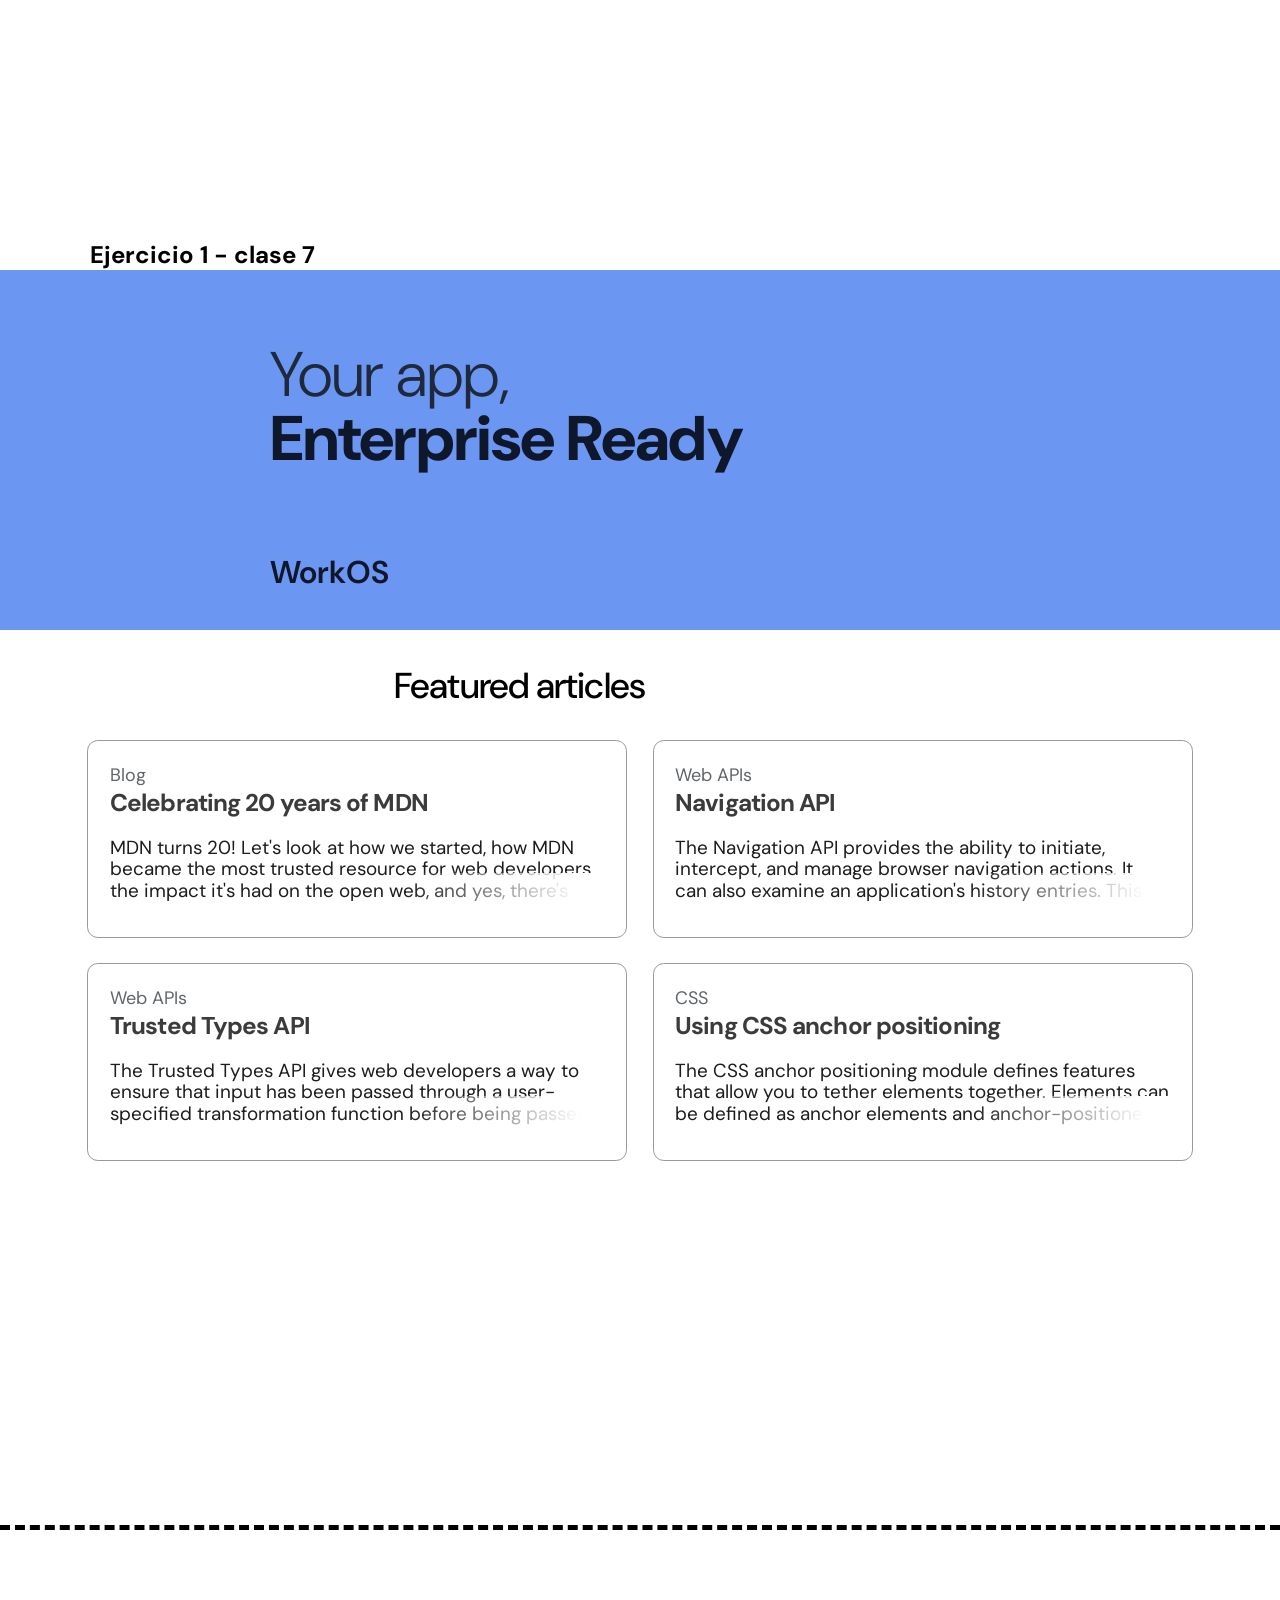
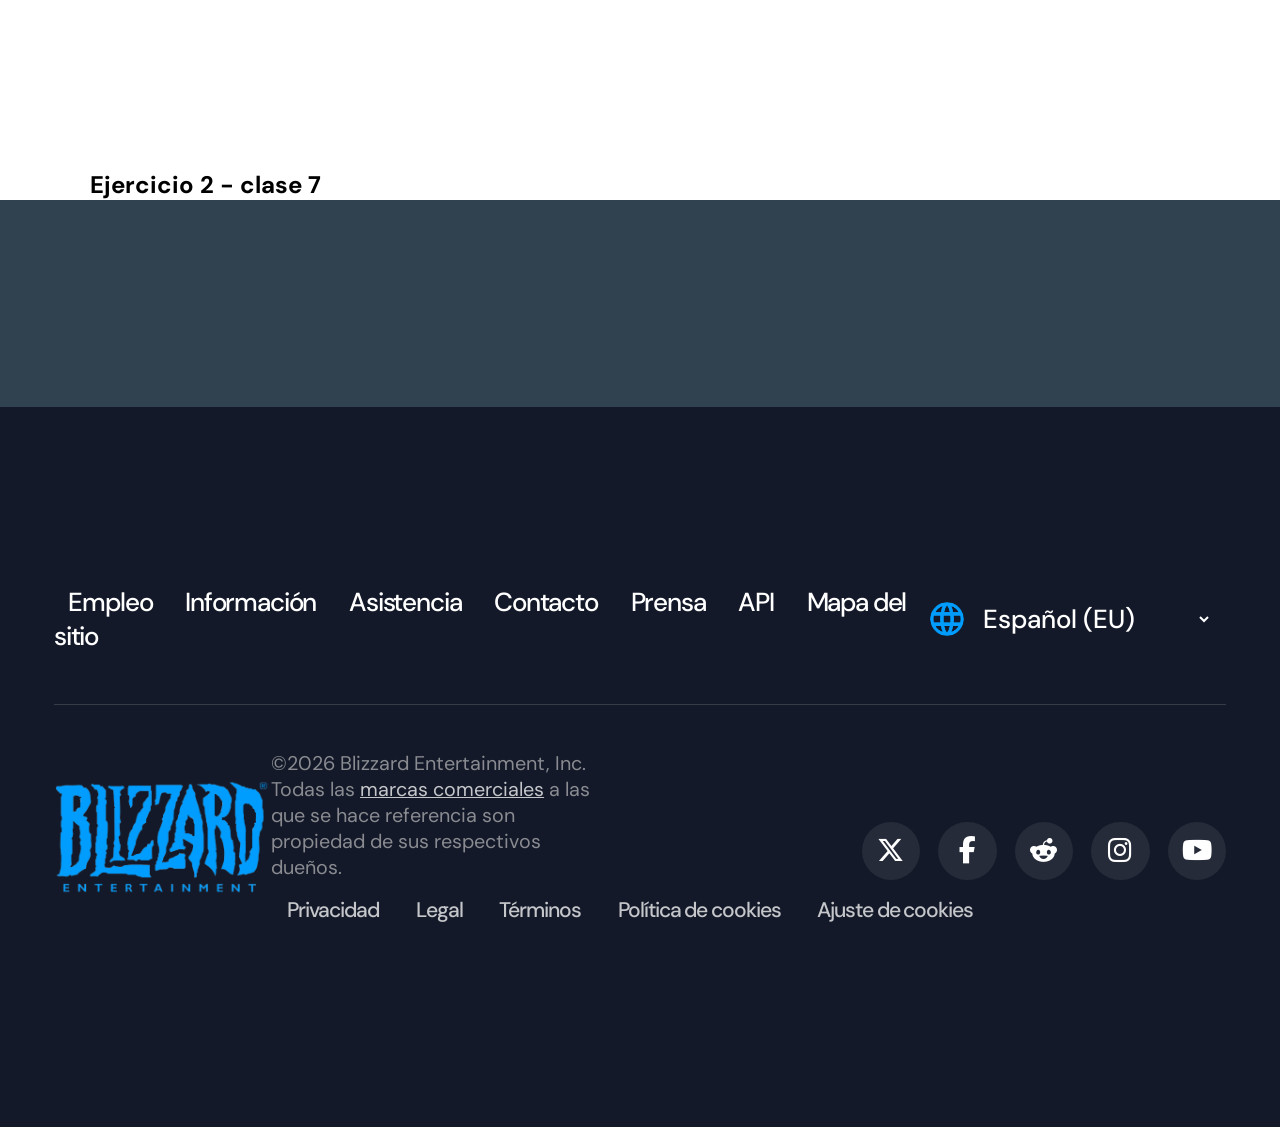
<file: mdn-y-blizzard.html>
<!DOCTYPE html>
<html lang="es">
<head>
    <meta charset="UTF-8">
    <meta name="viewport" content="width=device-width, initial-scale=1.0">
    <link rel="stylesheet" href="https://cdnjs.cloudflare.com/ajax/libs/font-awesome/6.5.1/css/all.min.css">
    <title>MDN y Blizzard</title>
    <link rel="stylesheet" href="./css/styles-mdn-y-blizzard.css">
</head>
<body>


    <!--     EJERCICIO 1   MND -->


    <h2 class="titulo-ejercicio">Ejercicio 1 - clase 7</h2>
        <div class="expansion-celeste">
            <h2>
                <span class="your-app">Your app,</span>
                <span class="e-ready">Enterprise Ready</span>
            </h2>
            <h2 class="work-os"><span>WorkOS</span></h2>
        </div>

            <section class="secc-feat-art">

                <h2 class="feat-art">Featured articles</h2>

                <div class="dupla-articulos">
                    <article class="tarjeta-articulo">
                        <p class="categoria-articulo"><a href="https://developer.mozilla.org/en-US/blog/">Blog</a></p>
                            <h3 class="titulo-mnd">
                                <a href="https://developer.mozilla.org/en-US/blog/mdn-turns-20/">Celebrating 20 years of MDN</a>
                            </h3>
                        <p class="resumen-articulo">MDN turns 20! Let's look at how we started, how MDN became the most trusted resource for web developers, the impact it's had on the open web, and yes, there's</p>
                    </article>
                    <article class="tarjeta-articulo">
                        <p class="categoria-articulo"><a href="https://developer.mozilla.org/en-US/docs/Web/API">Web APIs</a></p>
                            <h3 class="titulo-mnd">
                                <a href="https://developer.mozilla.org/en-US/blog/mdn-turns-20/">Navigation API</a>
                            </h3>
                        <p class="resumen-articulo">The Navigation API provides the ability to initiate, intercept, and manage browser navigation actions. It can also examine an application's history entries. This is a successor to previous web platform features such as</p>
                    </article>
                </div>

                <div class="dupla-articulos">
                    <article class="tarjeta-articulo">
                        <p class="categoria-articulo"><a href="https://developer.mozilla.org/en-US/blog/">Web APIs</a></p>
                            <h3 class="titulo-mnd">
                                <a href="https://developer.mozilla.org/en-US/blog/mdn-turns-20/">Trusted Types API</a>
                            </h3>
                        <p class="resumen-articulo">The Trusted Types API gives web developers a way to ensure that input has been passed through a user-specified transformation function before being passed to an API that might execute that input. This can help to</p>
                    </article>
                    <article class="tarjeta-articulo">
                        <p class="categoria-articulo"><a href="https://developer.mozilla.org/en-US/blog/">CSS</a></p>
                            <h3 class="titulo-mnd">
                                <a href="https://developer.mozilla.org/en-US/blog/mdn-turns-20/">Using CSS anchor positioning</a>
                            </h3>
                        <p class="resumen-articulo">The CSS anchor positioning module defines features that allow you to tether elements together. Elements can be defined as anchor elements and anchor-positioned elements. Anchor-positioned elements can be bound to</p>
                    </article>
                    
                </div>                

            </section>



            <!--     EJERCICIO 2  blizzard    -->



    <h2 class="titulo-ejercicio">Ejercicio 2 - clase 7</h2>
    <section class="negocios">

    </section>

<footer class="footer-blizz">
    <nav class="grupo-superior">
        <div>
            <a href="./pagina.html" class="menu-foot-item">Empleo</a>
            <a href="./pagina.html" class="menu-foot-item">Información</a>
            <a href="./pagina.html" class="menu-foot-item">Asistencia</a>
            <a href="./pagina.html" class="menu-foot-item">Contacto</a>
            <a href="./pagina.html" class="menu-foot-item">Prensa</a>
            <a href="./pagina.html" class="menu-foot-item">API</a>
            <a href="./pagina.html" class="menu-foot-item">Mapa del sitio</a>
        </div>
        <div class="menu-foot-item contenedor-idioma">            
            <img src="./imagenes/orbe.png" class="orbe">    
            <select id="boton-lenguaje" class="selector-idioma" name="boton-lenguaje-oscuro" aria-label="Seleccionar idioma" required>
                <option value="" class="menu-foot-item">Español (EU)</option>
                <option value="en" class="menu-foot-item">English (UE)</option>
                <option value="en" class="menu-foot-item">English (SEA)</option>
                <option value="es" class="menu-foot-item">Español (Latino)</option>
                <option value="po" class="menu-foot-item">Portugués (Brasil)</option>
            </select>
        </div>
    </nav>




    <div class="grupo-inferior">
        <a href="./pagina.html" class="logo-footer">
            <img src="./imagenes/logo-blizzard.png" alt="Logo de Blizzard" class="logo-footer">
        </a>

        <div class="margen-izq">
            <div class="fila-legal-redes">
                <div class="inc">
                    <span>©2026 Blizzard Entertainment, Inc.</span>
                    <span>Todas las <a href="./pagina.html" class="enlace-marcas">marcas comerciales</a> a las que se hace referencia son propiedad de sus respectivos dueños.</span>
                </div>
                <div class="redes-sociales">
                <a href="https://x.com" target="_blank"><i class="fa-brands fa-x-twitter"></i></a>
                <a href="https://facebook.com" target="_blank"><i class="fa-brands fa-facebook-f"></i></a>
                <a href="https://reddit.com" target="_blank"><i class="fa-brands fa-reddit-alien"></i></a>
                <a href="https://instagram.com" target="_blank"><i class="fa-brands fa-instagram"></i></a>
                <a href="https://youtube.com" target="_blank"><i class="fa-brands fa-youtube"></i></a>
                </div>
            </div>
            
            <div class="menu-terminos">
                <a href="./pagina.html" class="terminos">Privacidad</a>
                <a href="./pagina.html" class="terminos">Legal</a>
                <a href="./pagina.html" class="terminos">Términos</a>
                <a href="./pagina.html" class="terminos">Política de cookies</a>
                <a href="./pagina.html" class="terminos">Ajuste de cookies</a>
            </div>
        </div>
    </div>


</footer>









</body>
</html>
</file>
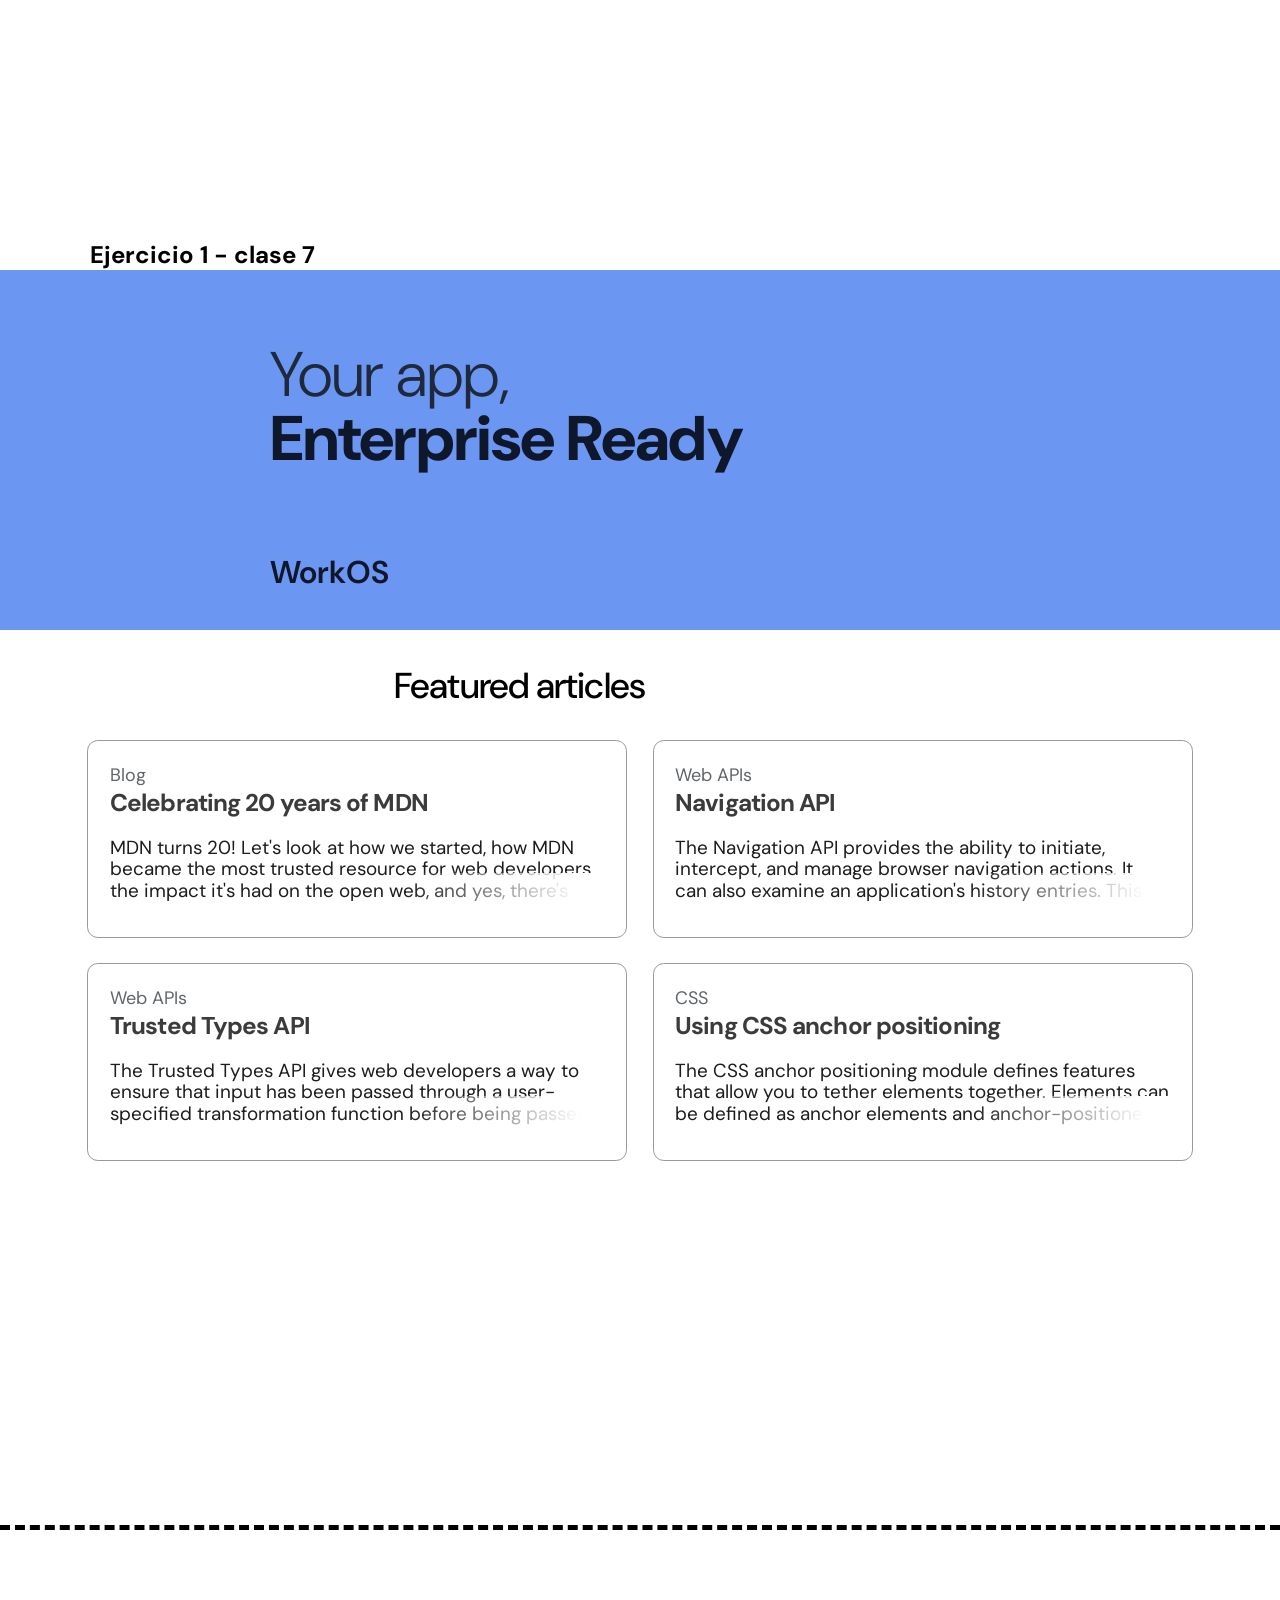
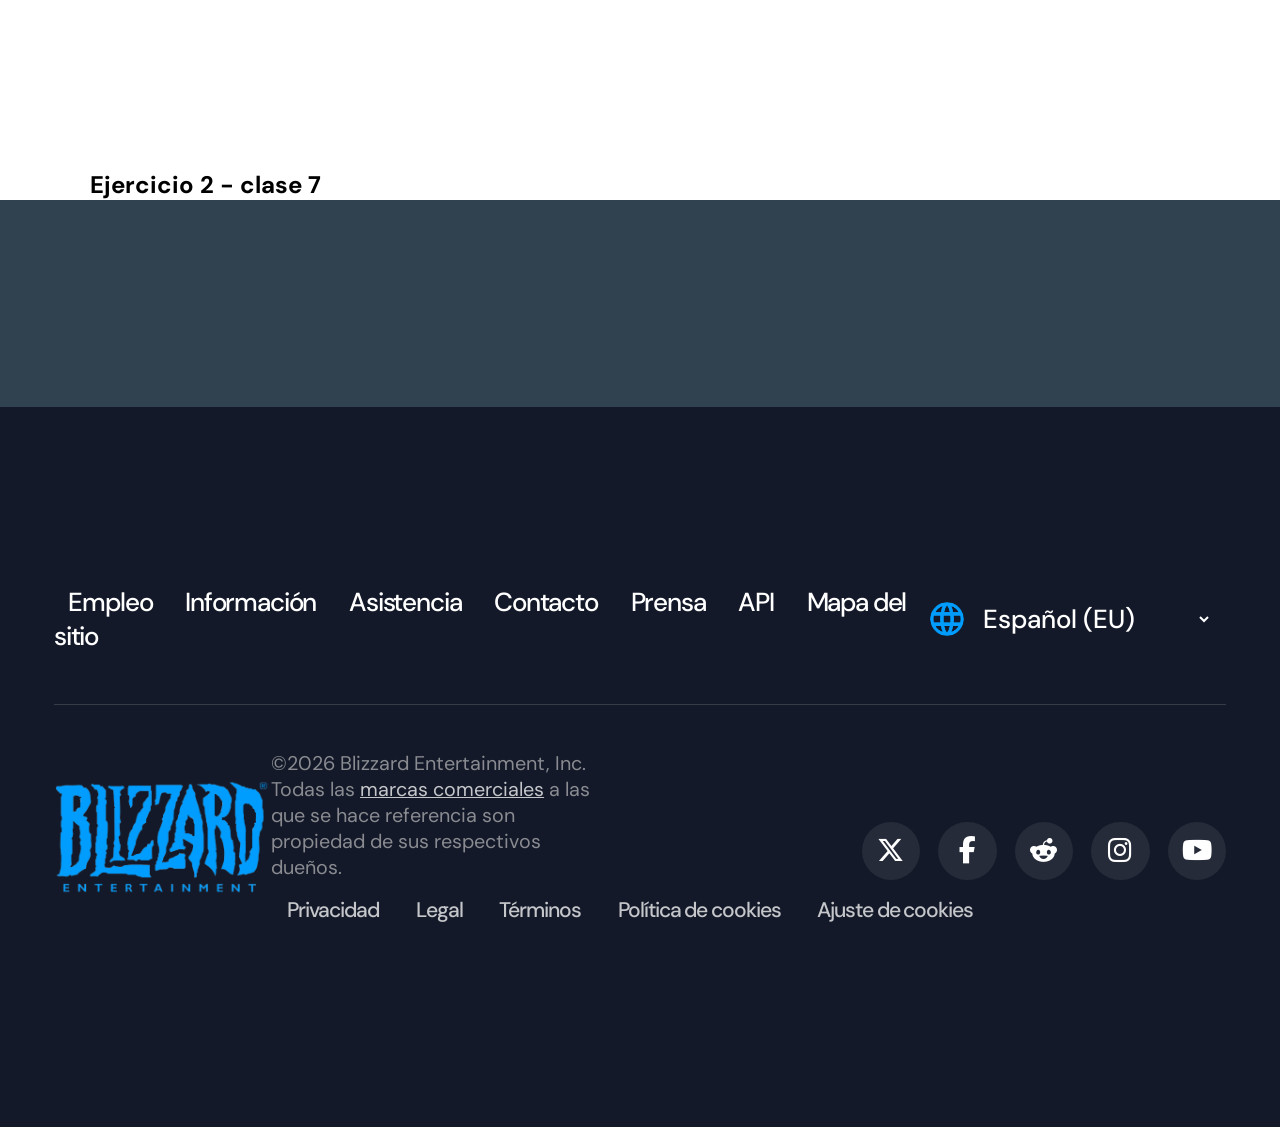
<file: tarea-clase-siete.html>
<!DOCTYPE html>
<html lang="es">
<head>
    <meta charset="UTF-8">
    <meta name="viewport" content="width=device-width, initial-scale=1.0">
    <link rel="stylesheet" href="https://cdnjs.cloudflare.com/ajax/libs/font-awesome/6.5.1/css/all.min.css">
    <title>Blizzard entertainment</title>
    <link rel="stylesheet" href="./css/styles-tarea-clase-siete.css">
</head>
<body>
    <h2 class="titulo-ejercicio">Ejercicio 1 - clase 7</h2>
        <div class="expansion-celeste">
            <h2>
                <span class="your-app">Your app,</span>
                <span class="e-ready">Enterprise Ready</span>
            </h2>
            <h2 class="work-os"><span>WorkOS</span></h2>
        </div>

            <section class="secc-feat-art">

                <h2 class="feat-art">Featured articles</h2>

                <div class="dupla-articulos">
                    <article class="tarjeta-articulo">
                        <p class="categoria-articulo"><a href="https://developer.mozilla.org/en-US/blog/">Blog</a></p>
                            <h3 class="titulo-mnd">
                                <a href="https://developer.mozilla.org/en-US/blog/mdn-turns-20/">Celebrating 20 years of MDN</a>
                            </h3>
                        <p class="resumen-articulo">MDN turns 20! Let's look at how we started, how MDN became the most trusted resource for web developers, the impact it's had on the open web, and yes, there's</p>
                    </article>
                    <article class="tarjeta-articulo">
                        <p class="categoria-articulo"><a href="https://developer.mozilla.org/en-US/docs/Web/API">Web APIs</a></p>
                            <h3 class="titulo-mnd">
                                <a href="https://developer.mozilla.org/en-US/blog/mdn-turns-20/">Navigation API</a>
                            </h3>
                        <p class="resumen-articulo">The Navigation API provides the ability to initiate, intercept, and manage browser navigation actions. It can also examine an application's history entries. This is a successor to previous web platform features such as</p>
                    </article>
                </div>

                <div class="dupla-articulos">
                    <article class="tarjeta-articulo">
                        <p class="categoria-articulo"><a href="https://developer.mozilla.org/en-US/blog/">Web APIs</a></p>
                            <h3 class="titulo-mnd">
                                <a href="https://developer.mozilla.org/en-US/blog/mdn-turns-20/">Trusted Types API</a>
                            </h3>
                        <p class="resumen-articulo">The Trusted Types API gives web developers a way to ensure that input has been passed through a user-specified transformation function before being passed to an API that might execute that input. This can help to</p>
                    </article>
                    <article class="tarjeta-articulo">
                        <p class="categoria-articulo"><a href="https://developer.mozilla.org/en-US/blog/">CSS</a></p>
                            <h3 class="titulo-mnd">
                                <a href="https://developer.mozilla.org/en-US/blog/mdn-turns-20/">Using CSS anchor positioning</a>
                            </h3>
                        <p class="resumen-articulo">The CSS anchor positioning module defines features that allow you to tether elements together. Elements can be defined as anchor elements and anchor-positioned elements. Anchor-positioned elements can be bound to</p>
                    </article>
                    
                </div>                

            </section>



    <h2 class="titulo-ejercicio">Ejercicio 2 - clase 7</h2>
    <section class="negocios">

    </section>

<footer class="footer-blizz">
    <nav class="grupo-superior">
        <div>
            <a href="./index.html" class="menu-foot-item">Empleo</a>
            <a href="./index.html" class="menu-foot-item">Información</a>
            <a href="./index.html" class="menu-foot-item">Asistencia</a>
            <a href="./index.html" class="menu-foot-item">Contacto</a>
            <a href="./index.html" class="menu-foot-item">Prensa</a>
            <a href="./index.html" class="menu-foot-item">API</a>
            <a href="./index.html" class="menu-foot-item">Mapa del sitio</a>
        </div>
        <div class="menu-foot-item contenedor-idioma">            
            <img src="./imagenes/orbe.png" class="orbe">    
            <select id="boton-lenguaje" class="selector-idioma" name="boton-lenguaje-oscuro" aria-label="Seleccionar idioma" required>
                <option value="" class="menu-foot-item">Español (EU)</option>
                <option value="en" class="menu-foot-item">English (UE)</option>
                <option value="en" class="menu-foot-item">English (SEA)</option>
                <option value="es" class="menu-foot-item">Español (Latino)</option>
                <option value="po" class="menu-foot-item">Portugués (Brasil)</option>
            </select>
        </div>
    </nav>




    <div class="grupo-inferior">
        <a href="./index.html" class="logo-footer">
            <img src="./imagenes/logo-blizzard.png" alt="Logo de Blizzard" class="logo-footer">
        </a>

        <div class="margen-izq">
            <div class="fila-legal-redes">
                <div class="inc">
                    <span>©2026 Blizzard Entertainment, Inc.</span>
                    <span>Todas las <a href="./index.html" class="enlace-marcas">marcas comerciales</a> a las que se hace referencia son propiedad de sus respectivos dueños.</span>
                </div>
                <div class="redes-sociales">
                <a href="https://x.com" target="_blank"><i class="fa-brands fa-x-twitter"></i></a>
                <a href="https://facebook.com" target="_blank"><i class="fa-brands fa-facebook-f"></i></a>
                <a href="https://reddit.com" target="_blank"><i class="fa-brands fa-reddit-alien"></i></a>
                <a href="https://instagram.com" target="_blank"><i class="fa-brands fa-instagram"></i></a>
                <a href="https://youtube.com" target="_blank"><i class="fa-brands fa-youtube"></i></a>
                </div>
            </div>
            
            <div class="menu-terminos">
                <a href="./index.html" class="terminos">Privacidad</a>
                <a href="./index.html" class="terminos">Legal</a>
                <a href="./index.html" class="terminos">Términos</a>
                <a href="./index.html" class="terminos">Política de cookies</a>
                <a href="./index.html" class="terminos">Ajuste de cookies</a>
            </div>
        </div>
    </div>


</footer>
</body>
</html>
</file>
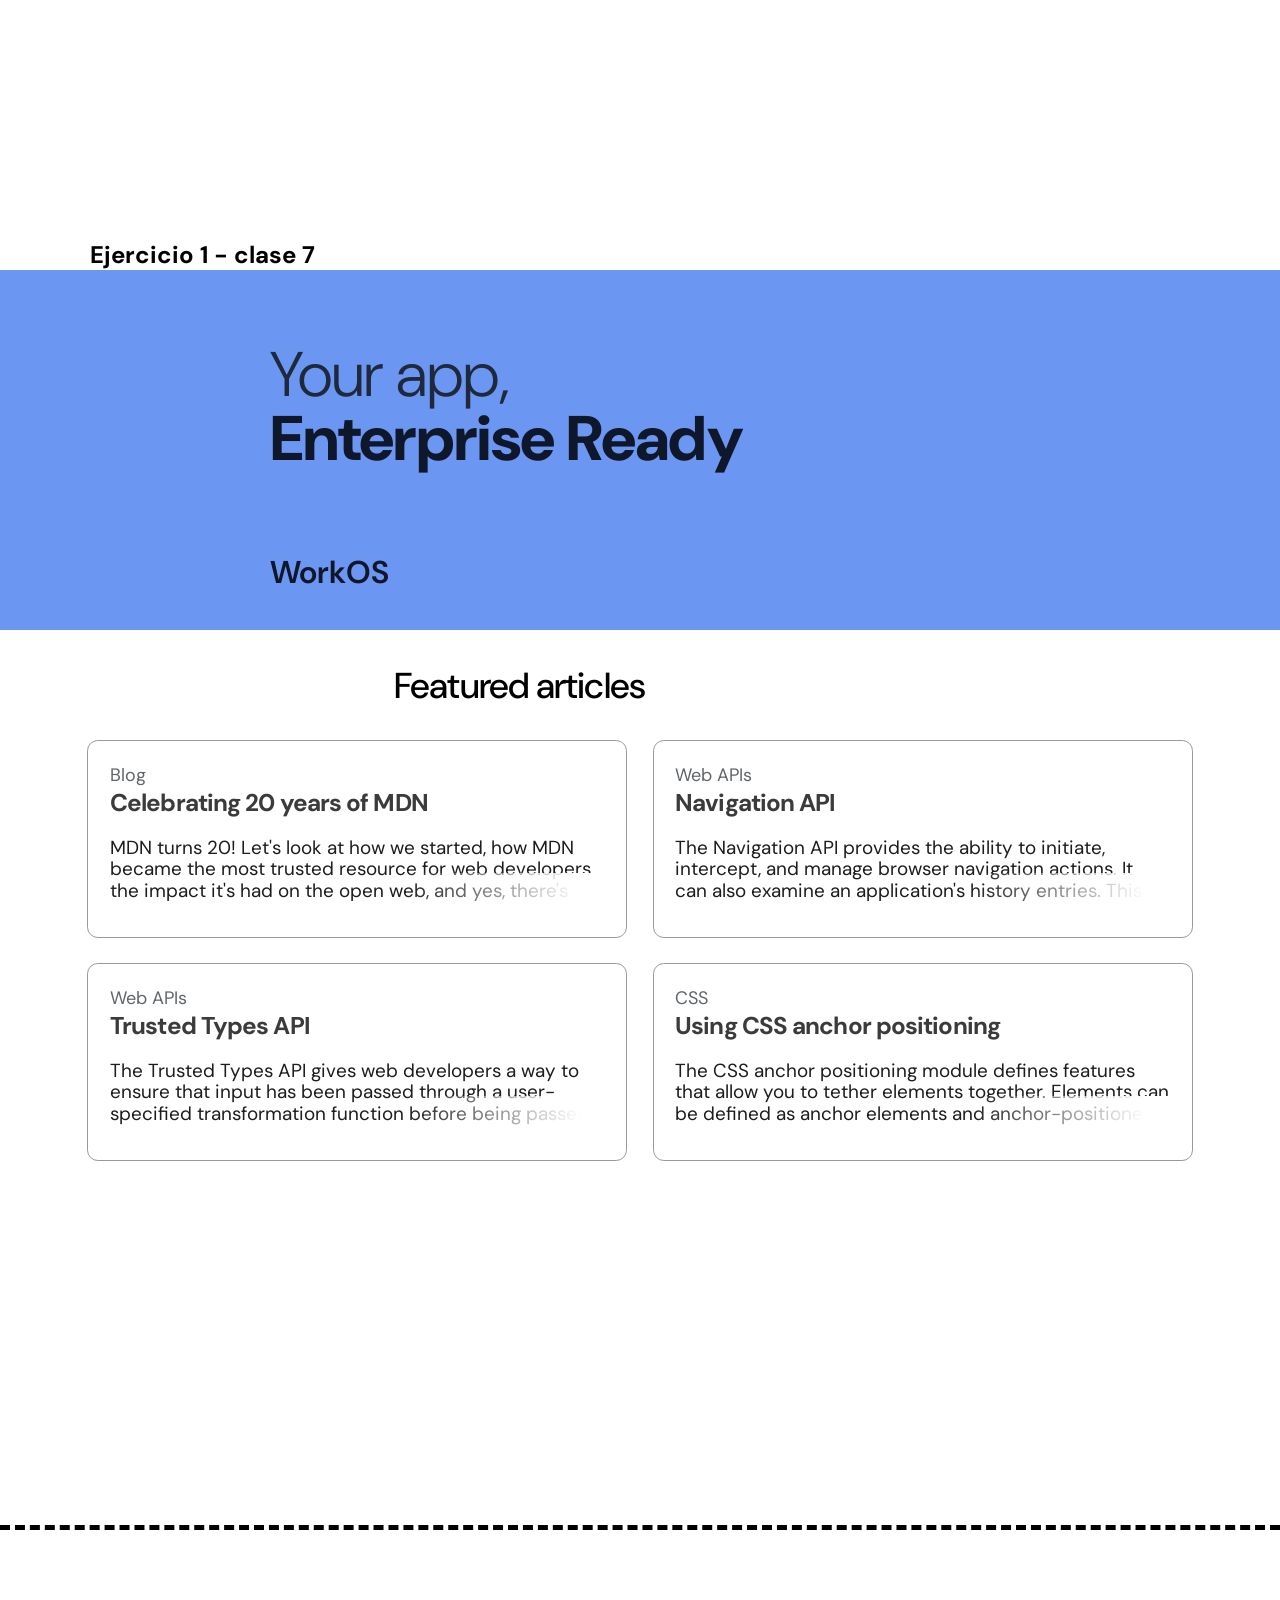
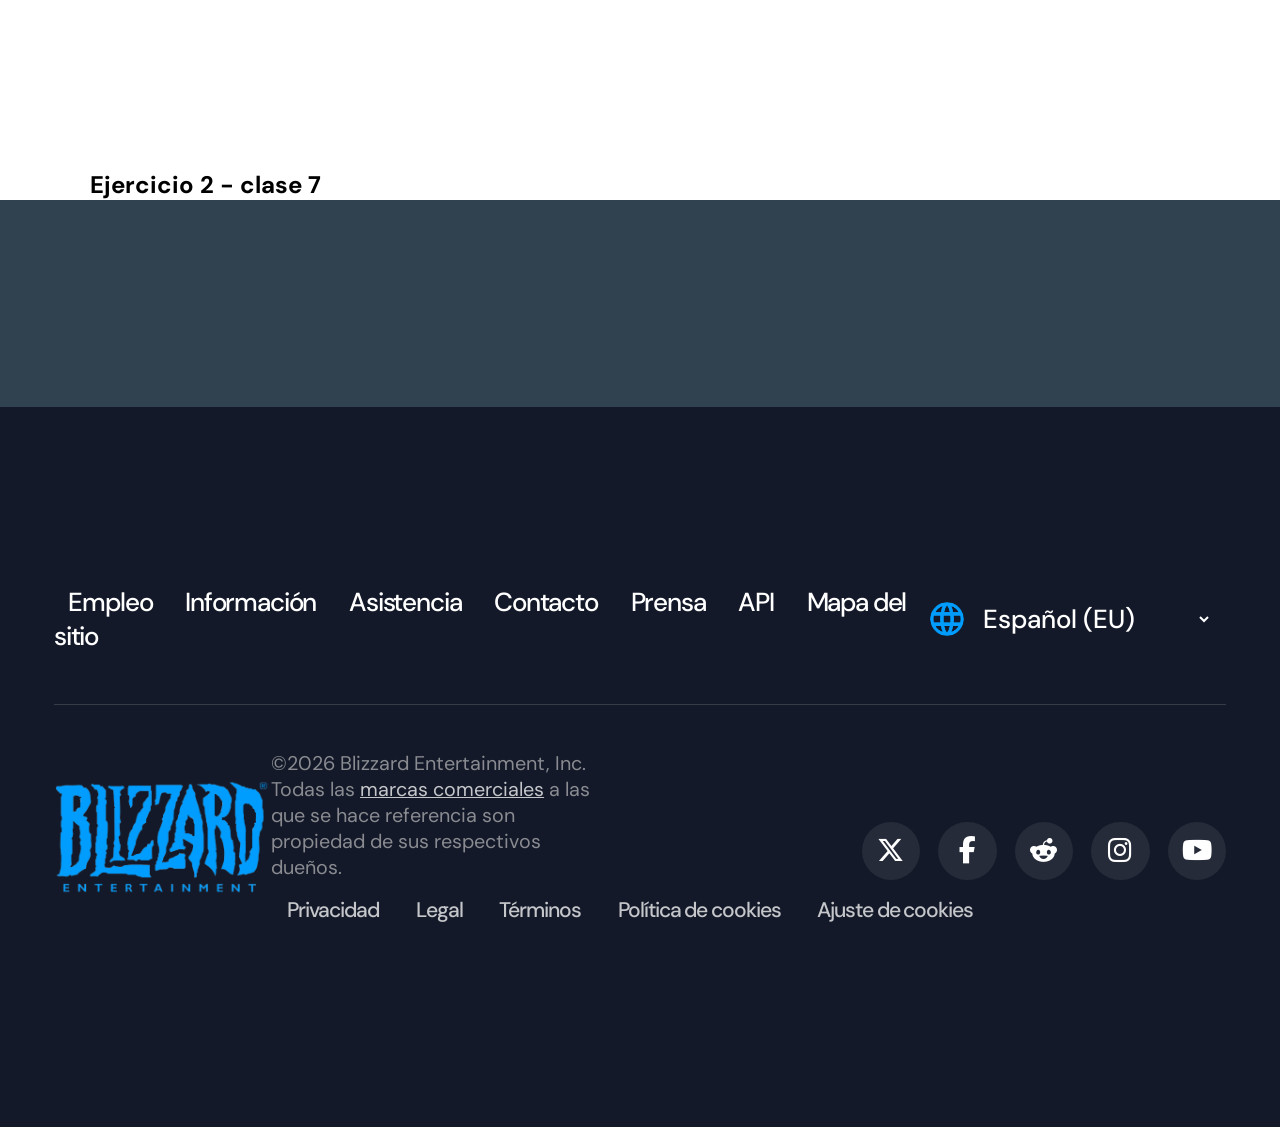
<file: tarea-utn.html>
<!DOCTYPE html>
<html lang="es">
<head>
    <meta charset="UTF-8">
    <meta name="viewport" content="width=device-width, initial-scale=1.0">
    <link rel="stylesheet" href="https://cdnjs.cloudflare.com/ajax/libs/font-awesome/6.5.1/css/all.min.css">
    <title>Blizzard entertainment</title>
    <link rel="stylesheet" href="./css/styles-tarea-clase-siete.css">
</head>
<body>


    <!--     EJERCICIO 1   MND -->


    <h2 class="titulo-ejercicio">Ejercicio 1 - clase 7</h2>
        <div class="expansion-celeste">
            <h2>
                <span class="your-app">Your app,</span>
                <span class="e-ready">Enterprise Ready</span>
            </h2>
            <h2 class="work-os"><span>WorkOS</span></h2>
        </div>

            <section class="secc-feat-art">

                <h2 class="feat-art">Featured articles</h2>

                <div class="dupla-articulos">
                    <article class="tarjeta-articulo">
                        <p class="categoria-articulo"><a href="https://developer.mozilla.org/en-US/blog/">Blog</a></p>
                            <h3 class="titulo-mnd">
                                <a href="https://developer.mozilla.org/en-US/blog/mdn-turns-20/">Celebrating 20 years of MDN</a>
                            </h3>
                        <p class="resumen-articulo">MDN turns 20! Let's look at how we started, how MDN became the most trusted resource for web developers, the impact it's had on the open web, and yes, there's</p>
                    </article>
                    <article class="tarjeta-articulo">
                        <p class="categoria-articulo"><a href="https://developer.mozilla.org/en-US/docs/Web/API">Web APIs</a></p>
                            <h3 class="titulo-mnd">
                                <a href="https://developer.mozilla.org/en-US/blog/mdn-turns-20/">Navigation API</a>
                            </h3>
                        <p class="resumen-articulo">The Navigation API provides the ability to initiate, intercept, and manage browser navigation actions. It can also examine an application's history entries. This is a successor to previous web platform features such as</p>
                    </article>
                </div>

                <div class="dupla-articulos">
                    <article class="tarjeta-articulo">
                        <p class="categoria-articulo"><a href="https://developer.mozilla.org/en-US/blog/">Web APIs</a></p>
                            <h3 class="titulo-mnd">
                                <a href="https://developer.mozilla.org/en-US/blog/mdn-turns-20/">Trusted Types API</a>
                            </h3>
                        <p class="resumen-articulo">The Trusted Types API gives web developers a way to ensure that input has been passed through a user-specified transformation function before being passed to an API that might execute that input. This can help to</p>
                    </article>
                    <article class="tarjeta-articulo">
                        <p class="categoria-articulo"><a href="https://developer.mozilla.org/en-US/blog/">CSS</a></p>
                            <h3 class="titulo-mnd">
                                <a href="https://developer.mozilla.org/en-US/blog/mdn-turns-20/">Using CSS anchor positioning</a>
                            </h3>
                        <p class="resumen-articulo">The CSS anchor positioning module defines features that allow you to tether elements together. Elements can be defined as anchor elements and anchor-positioned elements. Anchor-positioned elements can be bound to</p>
                    </article>
                    
                </div>                

            </section>



            <!--     EJERCICIO 2  blizzard    -->



    <h2 class="titulo-ejercicio">Ejercicio 2 - clase 7</h2>
    <section class="negocios">

    </section>

<footer class="footer-blizz">
    <nav class="grupo-superior">
        <div>
            <a href="./index.html" class="menu-foot-item">Empleo</a>
            <a href="./index.html" class="menu-foot-item">Información</a>
            <a href="./index.html" class="menu-foot-item">Asistencia</a>
            <a href="./index.html" class="menu-foot-item">Contacto</a>
            <a href="./index.html" class="menu-foot-item">Prensa</a>
            <a href="./index.html" class="menu-foot-item">API</a>
            <a href="./index.html" class="menu-foot-item">Mapa del sitio</a>
        </div>
        <div class="menu-foot-item contenedor-idioma">            
            <img src="./imagenes/orbe.png" class="orbe">    
            <select id="boton-lenguaje" class="selector-idioma" name="boton-lenguaje-oscuro" aria-label="Seleccionar idioma" required>
                <option value="" class="menu-foot-item">Español (EU)</option>
                <option value="en" class="menu-foot-item">English (UE)</option>
                <option value="en" class="menu-foot-item">English (SEA)</option>
                <option value="es" class="menu-foot-item">Español (Latino)</option>
                <option value="po" class="menu-foot-item">Portugués (Brasil)</option>
            </select>
        </div>
    </nav>




    <div class="grupo-inferior">
        <a href="./index.html" class="logo-footer">
            <img src="./imagenes/logo-blizzard.png" alt="Logo de Blizzard" class="logo-footer">
        </a>

        <div class="margen-izq">
            <div class="fila-legal-redes">
                <div class="inc">
                    <span>©2026 Blizzard Entertainment, Inc.</span>
                    <span>Todas las <a href="./index.html" class="enlace-marcas">marcas comerciales</a> a las que se hace referencia son propiedad de sus respectivos dueños.</span>
                </div>
                <div class="redes-sociales">
                <a href="https://x.com" target="_blank"><i class="fa-brands fa-x-twitter"></i></a>
                <a href="https://facebook.com" target="_blank"><i class="fa-brands fa-facebook-f"></i></a>
                <a href="https://reddit.com" target="_blank"><i class="fa-brands fa-reddit-alien"></i></a>
                <a href="https://instagram.com" target="_blank"><i class="fa-brands fa-instagram"></i></a>
                <a href="https://youtube.com" target="_blank"><i class="fa-brands fa-youtube"></i></a>
                </div>
            </div>
            
            <div class="menu-terminos">
                <a href="./index.html" class="terminos">Privacidad</a>
                <a href="./index.html" class="terminos">Legal</a>
                <a href="./index.html" class="terminos">Términos</a>
                <a href="./index.html" class="terminos">Política de cookies</a>
                <a href="./index.html" class="terminos">Ajuste de cookies</a>
            </div>
        </div>
    </div>


</footer>









</body>
</html>
</file>
<file: css/styles-mdn-y-blizzard.css>
@import url('https://fonts.googleapis.com/css2?family=DM+Sans:ital,opsz,wght@0,9..40,100..1000;1,9..40,100..1000&display=swap');

* {
    margin: 0;
    padding: 0;
    box-sizing: border-box;
    font-family: 'DM Sans', sans-serif;
}

body {
    background-color: #131928;
}

.titulo-ejercicio {
    display: flex;
    align-items: flex-end;
    padding-left: 10vmin;
    height: 30vmin;
    background-color: white;
    white-space: pre-wrap;
}

.expansion-celeste {
    height: 40vmin;
    background-color: #6b96f2;
    display: flex;
    flex-direction: column;
    justify-content: center;
    gap: 8vmin;          
    padding-left: 30vmin;
}

.expansion-celeste h2 {
    display: flex;
    flex-direction: column;
    gap: 1vmin;             
}

.your-app {
    font-size: 7vmin;
    font-weight: 300; 
    color: #1e293b;   
    margin-top: 3vmin;
}

/* Renglón 2 */
.e-ready {
    font-size: 7vmin;  
    font-weight: 800;   
    color: #0f172a;     
    letter-spacing: -0.1vmin; 
    margin-top: -3vmin;
}

/* Renglón 3 (WorkOS) */
.work-os {
    font-size: 3.5vmin;
    font-weight: 600;
    color: #0f172a;
}

.secc-feat-art {
    display: flex;
    flex-direction: column;
    justify-content: flex-start;
    height: 100vmin;
    background-color: white;
    border-bottom: 5px dashed black;
}

.secc-feat-art h2 {
    font-size: 4vmin;
    font-weight: 500;
    letter-spacing: -0.1vmin;
    padding-top: 3.5vmin;
    padding-bottom: 3.5vmin;
    padding-left: 43.8vmin;
}

.dupla-articulos {
    display: flex;
    flex-direction: row;
    justify-content: center;
    gap: 2.8vmin;
    margin-bottom: 2.8vmin;
}

.tarjeta-articulo {
    width: 60vmin;
    height: 22vmin;
    border: 1px solid;
    padding: 2.4vmin;
    border-color: #9b9a9a;
    border-radius: 1.2vmin;
    overflow: hidden;
    position: relative;
}

.tarjeta-articulo a {
    text-decoration: none;
}

.tarjeta-articulo a:hover {
    text-decoration: underline;
}

.categoria-articulo a {
    font-size: 2vmin;
    color: #60656b;
}
.titulo-mnd a {
    font-size: 2.7vmin;
    letter-spacing: -0.1vmin;
    color: #3b3b3b;
}

.resumen-articulo {
    position: relative;
    overflow: hidden;
    padding-top: 2vmin;
    font-size: 2.1vmin;
    line-height: 2.4vmin;
    text-align: left;

    /* El truco del recorte */
    display: -webkit-box;
    -webkit-box-orient: vertical;
    -webkit-line-clamp: 3;        /* Corta en el 3er renglón */
    line-clamp: 3; 
    overflow: hidden;             /* Oculta lo que sobra */
    
    color: #1d1d1d;
}

.resumen-articulo::after {
    content: "";
    position: absolute;
    bottom: 0;
    right: 0;
    width: 100%;       /* Cubre todo el ancho del final del párrafo */
    height: 1.5em;     /* Mide exactamente el alto de una línea de texto */
    
    /* Degradado que va desde transparente (izquierda) hasta blanco (derecha) */
    background: linear-gradient(to right, transparent 60%, rgba(255, 255, 255, 1) 95%);
    
    pointer-events: none; /* Hace que puedas hacer clic a través de esta capa sin molestar */
}

.negocios {
    height: 23vmin;
    background-color: #304250;
}

.footer-blizz {
    height: 80vmin;
}

.grupo-superior {
    display: flex;
    flex-direction: row;
    justify-content: space-between;
    align-items: center;
    margin-left: 6vmin;
    margin-right: 6vmin;
    padding-top: 19.5vmin;
    padding-bottom: 5.5vmin;
    border-bottom: 1px solid rgba(255, 255, 255, 0.15);
}

.orbe {
    height: 4vmin;
}

.contenedor-idioma {
    display: inline-flex;
    flex-direction: row;
    align-items: center;
    gap: 1.5vmin; /* Separa la Tierra del texto */
    border-radius: 50px;
}

.selector-idioma {
    color: #ffffff;
    background-color: transparent;
    border: none;
    font-family: inherit;
    font-size: 2.9vmin;
    font-weight: 500;
    outline: none;
    cursor: pointer;
    padding: 0;
}

.menu-foot-item {
    color: white;
    font-size: 2.9vmin;
    font-weight: 500;
    letter-spacing: -0.13vmin;
    text-decoration: none;
    padding-left: 1.6vmin;
    padding-right: 1.6vmin;
    padding-top: 2vmin;
    padding-bottom: 2vmin;
    border-radius: 0.8vmin;
    border: none;
    background-color: transparent;
    transition: background-color 0.2s ease-in-out;
}

.menu-foot-item:hover {
    background-color: rgba(255, 255, 255, 0.08);     /* este es el color del hover */
    color: #ffffff;                                  /* mantiene el color de la fuente */
}

.grupo-inferior {
    padding-top: 5vmin;
    display: flex;
    flex-direction: row;
    justify-content: space-between;
    align-items: center;
    margin-left: 6vmin;
    margin-right: 6vmin;
    transition: color 0.2s ease-in-out;
}



.logo-footer {
    height: 13vmin;
}

.margen-izq {
    display: flex;
    flex-direction: column;
    justify-content: flex-start;
    gap: 1.8vmin;

}

.fila-legal-redes {
    display: flex;
    flex-direction: row;
    justify-content: space-between;
    gap: 30vmin;
}

.inc {
    color: #898b91;
    font-size: 2.2vmin;
    display: flex;
    flex-direction: column;
    align-items: flex-start;
}

.enlace-marcas {
    color: #c4c6ca;
}

.redes-sociales {
    display: flex;
    flex-direction: row;
    align-items: flex-end;
    gap: 2vmin;
}

.redes-sociales a {
    display: inline-flex;
    align-items: center;
    justify-content: center;
    
    /* Tamaño del círculo */
    width: 6.5vmin;
    height: 6.5vmin;
    border-radius: 50%;
    background-color: rgba(255, 255, 255, 0.08);    /* es un blanco, con 0.08 de opacidad) */
    text-decoration: none;
    transition: background-color 0.2s ease-in-out;    /* Transición al pasar el mouse por encima */
}

.redes-sociales a:hover {
    background-color: rgba(255, 255, 255, 0.2);     /* Un gris más claro del hover */
}

.redes-sociales a i {
    color: #ffffff;
    font-size: 3vmin;                                 /* tamaño del icono interior */
}

.terminos {
    text-decoration: none;
    color: #c4c6ca;
    font-size: 2.35vmin;
    font-weight: 500;
    letter-spacing: -0.11vmin;
    word-spacing: -.06vmin;
    padding: 0.22vmin 1.8vmin 0.22vmin 1.8vmin;
    background-color: transparent;
    transition: background-color 0.2s ease-in-out;
}

.terminos:hover {
    background-color: rgba(255, 255, 255, 0.08);    /* color del hover logrado con un translucido */
    color:white;                                    /* la letra sigue siendo blanca */
}
</file>
<file: css/styles-tarea-clase-siete.css>
@import url('https://fonts.googleapis.com/css2?family=DM+Sans:ital,opsz,wght@0,9..40,100..1000;1,9..40,100..1000&display=swap');

* {
    margin: 0;
    padding: 0;
    box-sizing: border-box;
    font-family: 'DM Sans', sans-serif;
}

body {
    background-color: #131928;
}

.titulo-ejercicio {
    display: flex;
    align-items: flex-end;
    padding-left: 10vmin;
    height: 30vmin;
    background-color: white;
    white-space: pre-wrap;
}

.expansion-celeste {
    height: 40vmin;
    background-color: #6b96f2;
    display: flex;
    flex-direction: column;
    justify-content: center;
    gap: 8vmin;          
    padding-left: 30vmin;
}

.expansion-celeste h2 {
    display: flex;
    flex-direction: column;
    gap: 1vmin;             
}

.your-app {
    font-size: 7vmin;
    font-weight: 300; 
    color: #1e293b;   
    margin-top: 3vmin;
}

/* Renglón 2 */
.e-ready {
    font-size: 7vmin;  
    font-weight: 800;   
    color: #0f172a;     
    letter-spacing: -0.1vmin; 
    margin-top: -3vmin;
}

/* Renglón 3 (WorkOS) */
.work-os {
    font-size: 3.5vmin;
    font-weight: 600;
    color: #0f172a;
}

.secc-feat-art {
    display: flex;
    flex-direction: column;
    justify-content: flex-start;
    height: 100vmin;
    background-color: white;
    border-bottom: 5px dashed black;
}

.secc-feat-art h2 {
    font-size: 4vmin;
    font-weight: 500;
    letter-spacing: -0.1vmin;
    padding-top: 3.5vmin;
    padding-bottom: 3.5vmin;
    padding-left: 43.8vmin;
}

.dupla-articulos {
    display: flex;
    flex-direction: row;
    justify-content: center;
    gap: 2.8vmin;
    margin-bottom: 2.8vmin;
}

.tarjeta-articulo {
    width: 60vmin;
    height: 22vmin;
    border: 1px solid;
    padding: 2.4vmin;
    border-color: #9b9a9a;
    border-radius: 1.2vmin;
    overflow: hidden;
    position: relative;
}

.tarjeta-articulo a {
    text-decoration: none;
}

.tarjeta-articulo a:hover {
    text-decoration: underline;
}

.categoria-articulo a {
    font-size: 2vmin;
    color: #60656b;
}
.titulo-mnd a {
    font-size: 2.7vmin;
    letter-spacing: -0.1vmin;
    color: #3b3b3b;
}

.resumen-articulo {
    position: relative;
    overflow: hidden;
    padding-top: 2vmin;
    font-size: 2.1vmin;
    line-height: 2.4vmin;
    text-align: left;

    /* El truco del recorte */
    display: -webkit-box;
    -webkit-box-orient: vertical;
    -webkit-line-clamp: 3;        /* Corta en el 3er renglón */
    line-clamp: 3; 
    overflow: hidden;             /* Oculta lo que sobra */
    
    color: #1d1d1d;
}

.resumen-articulo::after {
    content: "";
    position: absolute;
    bottom: 0;
    right: 0;
    width: 100%;       /* Cubre todo el ancho del final del párrafo */
    height: 1.5em;     /* Mide exactamente el alto de una línea de texto */
    
    /* Degradado que va desde transparente (izquierda) hasta blanco (derecha) */
    background: linear-gradient(to right, transparent 60%, rgba(255, 255, 255, 1) 95%);
    
    pointer-events: none; /* Hace que puedas hacer clic a través de esta capa sin molestar */
}

.negocios {
    height: 23vmin;
    background-color: #304250;
}

.footer-blizz {
    height: 80vmin;
}

.grupo-superior {
    display: flex;
    flex-direction: row;
    justify-content: space-between;
    align-items: center;
    margin-left: 6vmin;
    margin-right: 6vmin;
    padding-top: 19.5vmin;
    padding-bottom: 5.5vmin;
    border-bottom: 1px solid rgba(255, 255, 255, 0.15);
}

.orbe {
    height: 4vmin;
}

.contenedor-idioma {
    display: inline-flex;
    flex-direction: row;
    align-items: center;
    gap: 1.5vmin; /* Separa la Tierra del texto */
    border-radius: 50px;
}

.selector-idioma {
    color: #ffffff;
    background-color: transparent;
    border: none;
    font-family: inherit;
    font-size: 2.9vmin;
    font-weight: 500;
    outline: none;
    cursor: pointer;
    padding: 0;
}

.menu-foot-item {
    color: white;
    font-size: 2.9vmin;
    font-weight: 500;
    letter-spacing: -0.13vmin;
    text-decoration: none;
    padding-left: 1.6vmin;
    padding-right: 1.6vmin;
    padding-top: 2vmin;
    padding-bottom: 2vmin;
    border-radius: 0.8vmin;
    border: none;
    background-color: transparent;
    transition: background-color 0.2s ease-in-out;
}

.menu-foot-item:hover {
    background-color: rgba(255, 255, 255, 0.08);     /* este es el color del hover */
    color: #ffffff;                                  /* mantiene el color de la fuente */
}

.grupo-inferior {
    padding-top: 5vmin;
    display: flex;
    flex-direction: row;
    justify-content: space-between;
    align-items: center;
    margin-left: 6vmin;
    margin-right: 6vmin;
    transition: color 0.2s ease-in-out;
}



.logo-footer {
    height: 13vmin;
}

.margen-izq {
    display: flex;
    flex-direction: column;
    justify-content: flex-start;
    gap: 1.8vmin;

}

.fila-legal-redes {
    display: flex;
    flex-direction: row;
    justify-content: space-between;
    gap: 30vmin;
}

.inc {
    color: #898b91;
    font-size: 2.2vmin;
    display: flex;
    flex-direction: column;
    align-items: flex-start;
}

.enlace-marcas {
    color: #c4c6ca;
}

.redes-sociales {
    display: flex;
    flex-direction: row;
    align-items: flex-end;
    gap: 2vmin;
}

.redes-sociales a {
    display: inline-flex;
    align-items: center;
    justify-content: center;
    
    /* Tamaño del círculo */
    width: 6.5vmin;
    height: 6.5vmin;
    border-radius: 50%;
    background-color: rgba(255, 255, 255, 0.08);    /* es un blanco, con 0.08 de opacidad) */
    text-decoration: none;
    transition: background-color 0.2s ease-in-out;    /* Transición al pasar el mouse por encima */
}

.redes-sociales a:hover {
    background-color: rgba(255, 255, 255, 0.2);     /* Un gris más claro del hover */
}

.redes-sociales a i {
    color: #ffffff;
    font-size: 3vmin;                                 /* tamaño del icono interior */
}

.terminos {
    text-decoration: none;
    color: #c4c6ca;
    font-size: 2.35vmin;
    font-weight: 500;
    letter-spacing: -0.11vmin;
    word-spacing: -.06vmin;
    padding: 0.22vmin 1.8vmin 0.22vmin 1.8vmin;
    background-color: transparent;
    transition: background-color 0.2s ease-in-out;
}

.terminos:hover {
    background-color: rgba(255, 255, 255, 0.08);    /* color del hover logrado con un translucido */
    color:white;                                    /* la letra sigue siendo blanca */
}
</file>
